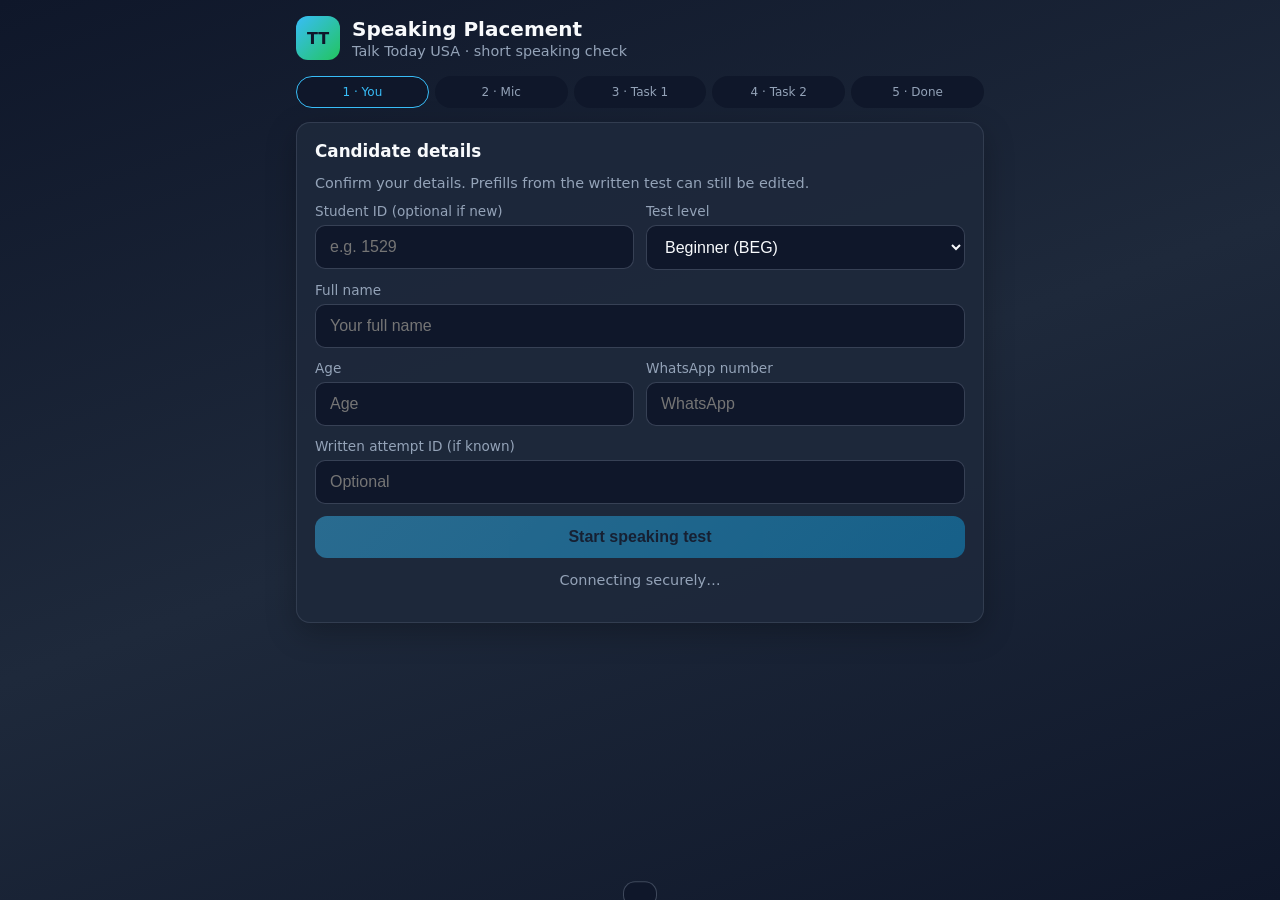
<file: index.html>
<!DOCTYPE html>
<html lang="en">
<head>
  <base target="_top">
  <meta charset="utf-8">
  <meta name="viewport" content="width=device-width, initial-scale=1, maximum-scale=1, user-scalable=no">
  <title>Talk Today Speaking Placement</title>
  <link rel="stylesheet" href="styles.css">
</head>
<body>
  <div class="wrap">
    <div class="brand">
      <div class="logo">TT</div>
      <div>
        <h1>Speaking Placement</h1>
        <div class="sub">Talk Today USA · short speaking check</div>
      </div>
    </div>

    <div class="steps" id="stepPills">
      <div class="step-pill on" data-step="id">1 · You</div>
      <div class="step-pill" data-step="mic">2 · Mic</div>
      <div class="step-pill" data-step="task1">3 · Task 1</div>
      <div class="step-pill" data-step="task2">4 · Task 2</div>
      <div class="step-pill" data-step="done">5 · Done</div>
    </div>

    <div id="iframeBanner" class="banner hidden"></div>

    <!-- STEP: Identity -->
    <section class="card" id="stepIdentity">
      <h2 style="margin-top:0;font-size:1.05rem">Candidate details</h2>
      <p class="sub" style="margin-bottom:12px">Confirm your details. Prefills from the written test can still be edited.</p>
      <div class="row">
        <div>
          <label for="studentId">Student ID (optional if new)</label>
          <input id="studentId" inputmode="numeric" autocomplete="off" placeholder="e.g. 1529">
        </div>
        <div>
          <label for="level">Test level</label>
          <select id="level">
            <option value="BEG">Beginner (BEG)</option>
            <option value="INT">Intermediate (INT)</option>
            <option value="ADV">Advanced (ADV)</option>
          </select>
        </div>
      </div>
      <label for="fullName">Full name</label>
      <input id="fullName" autocomplete="name" placeholder="Your full name">
      <div class="row">
        <div>
          <label for="age">Age</label>
          <input id="age" inputmode="numeric" placeholder="Age">
        </div>
        <div>
          <label for="phone">WhatsApp number</label>
          <input id="phone" inputmode="tel" placeholder="WhatsApp">
        </div>
      </div>
      <label for="writtenAttemptId">Written attempt ID (if known)</label>
      <input id="writtenAttemptId" placeholder="Optional">
      <button type="button" class="btn btn-primary" id="btnStart">Start speaking test</button>
      <p class="status" id="idStatus"></p>
    </section>

    <!-- STEP: Mic check -->
    <section class="card hidden" id="stepMic">
      <h2 style="margin-top:0;font-size:1.05rem">Microphone check</h2>
      <p class="sub">Speak for about five seconds, listen to the recording, then confirm that it is clear. This check is not scored.</p>
      <div class="timer" id="micTimer">00:00</div>
      <p class="status" id="micStatus">Starting microphone…</p>
      <audio id="micPlayback" controls class="hidden"></audio>
      <div class="btn-row">
        <button type="button" class="btn btn-primary" id="btnMicRecord">Record check again</button>
        <button type="button" class="btn btn-ghost hidden" id="btnMicStop">Stop</button>
      </div>
      <div class="btn-row hidden" id="micConfirmRow">
        <button type="button" class="btn btn-ok" id="btnMicOk">I can hear myself clearly</button>
        <button type="button" class="btn btn-warn" id="btnMicRetry">Try again</button>
      </div>
    </section>

    <!-- STEP: Task -->
    <section class="card hidden" id="stepTask">
      <div style="display:flex;justify-content:space-between;align-items:center;gap:8px">
        <h2 style="margin:0;font-size:1.05rem" id="taskTitle">Task 1</h2>
        <span class="chip" id="taskChip">BEG</span>
      </div>
      <div class="prompt" id="taskPrompt"></div>
      <div class="btn-row">
        <button type="button" class="btn btn-ghost" id="btnReadAloud">Read prompt aloud</button>
        <button type="button" class="btn btn-ghost" id="btnStopAloud">Stop voice</button>
      </div>
      <div class="timer prep" id="taskTimer">00:00</div>
      <p class="status" id="taskStatus">Prepare your answer…</p>
      <audio id="taskPlayback" controls class="hidden"></audio>
      <div class="btn-row" id="taskActionRow">
        <button type="button" class="btn btn-primary" id="btnStartPrep">Start preparation</button>
      </div>
      <div class="btn-row hidden" id="taskRecRow">
        <button type="button" class="btn btn-danger" id="btnStopRec"><span class="rec-dot"></span>Stop recording</button>
      </div>
      <div class="btn-row hidden" id="taskAfterRow">
        <button type="button" class="btn btn-warn" id="btnRerecord">Rerecord once</button>
        <button type="button" class="btn btn-ok" id="btnKeepUpload">Keep &amp; upload</button>
      </div>
    </section>

    <!-- STEP: Done -->
    <section class="card hidden" id="stepDone">
      <div class="banner ok">
        Your speaking test has been submitted. Talk Today staff will confirm your placement.
      </div>
      <p class="sub">You can close this page. Do not share this link’s admin view — there isn’t one for students.</p>
    </section>
  </div>

  <div class="toast" id="toast"></div>

  <script src="config.js"></script>
  <script>
    (function () {
      var p = new URLSearchParams(window.location.search);
      var cfg = window.SPE_PUBLIC_CONFIG || {};
      window.__SPE_EXTERNAL_FRONTEND__ = true;
      window.__SPE_TOPLEVEL_RUNNER__ = true;
      window.__SPE_BRIDGE_TOKEN__ = 'bridge_' + Math.random().toString(36).slice(2) + Date.now().toString(36);
      window.__SPE_BOOTSTRAP__ = {
        version: cfg.version || '1.2.0',
        appName: 'Talk Today Speaking Placement Engine',
        webAppUrl: cfg.appsScriptWebAppUrl || '',
        level: (p.get('level') || 'BEG').toUpperCase(),
        studentId: p.get('studentId') || '',
        writtenAttemptId: p.get('writtenAttemptId') || '',
        fullName: p.get('fullName') || p.get('name') || '',
        age: p.get('age') || '',
        phone: p.get('phone') || p.get('whatsapp') || ''
      };
    })();
  </script>
  <script src="app.js"></script>
  <script src="recovery.js"></script>
</body>
</html>
</file>
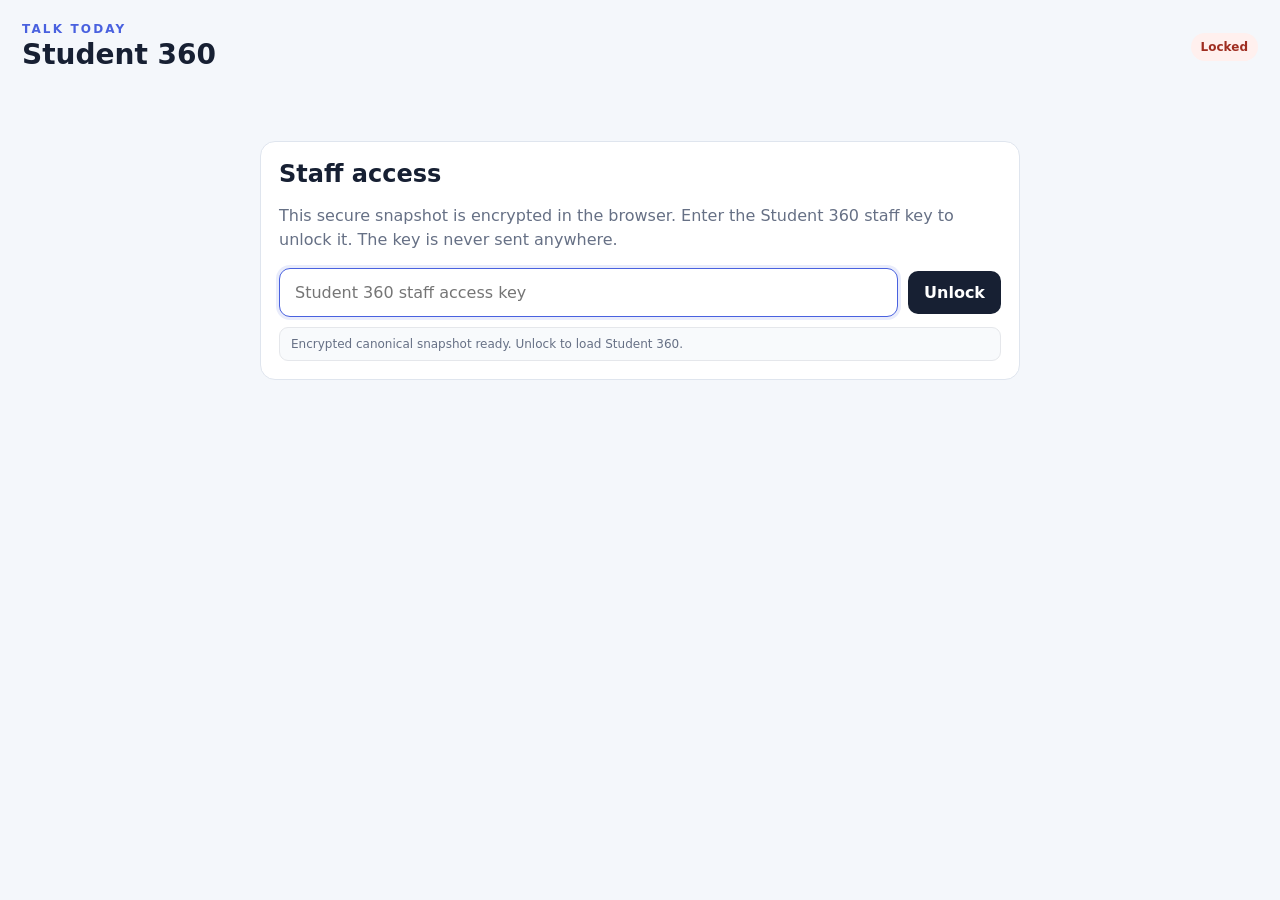
<file: student-360/index.html>
<!doctype html>
<html lang="en">
<head>
<meta charset="utf-8">
<meta name="viewport" content="width=device-width,initial-scale=1">
<meta name="robots" content="noindex,nofollow">
<title>Talk Today — Student 360</title>
<link rel="stylesheet" href="./styles.css">
</head>
<body>
<main id="app">
<header class="topbar">
  <div><div class="eyebrow">TALK TODAY</div><h1>Student 360</h1></div>
  <div id="connection" class="connection offline">Locked</div>
</header>

<section id="authCard" class="card auth-card">
  <h2>Staff access</h2>
  <p>This secure snapshot is encrypted in the browser. Enter the Student 360 staff key to unlock it. The key is never sent anywhere.</p>
  <div class="auth-row">
    <input id="accessKey" type="password" autocomplete="off" placeholder="Student 360 staff access key">
    <button id="connectBtn">Unlock</button>
  </div>
  <div id="authError" class="error-text"></div>
  <div id="snapshotInfo" class="small muted"></div>
</section>

<section id="workspace" hidden>
  <div class="search-row">
    <div class="search-wrap">
      <input id="q" autocomplete="off" placeholder="Student name, ID, phone, invoice or class…">
      <div id="results" class="results" hidden></div>
    </div>
    <button id="disconnectBtn" class="secondary">Lock</button>
    <div id="status" class="status"></div>
  </div>
  <div id="view" class="empty">Start typing a student’s name or ID.</div>
</section>
</main>
<script src="./app.js"></script>
</body>
</html>
</file>
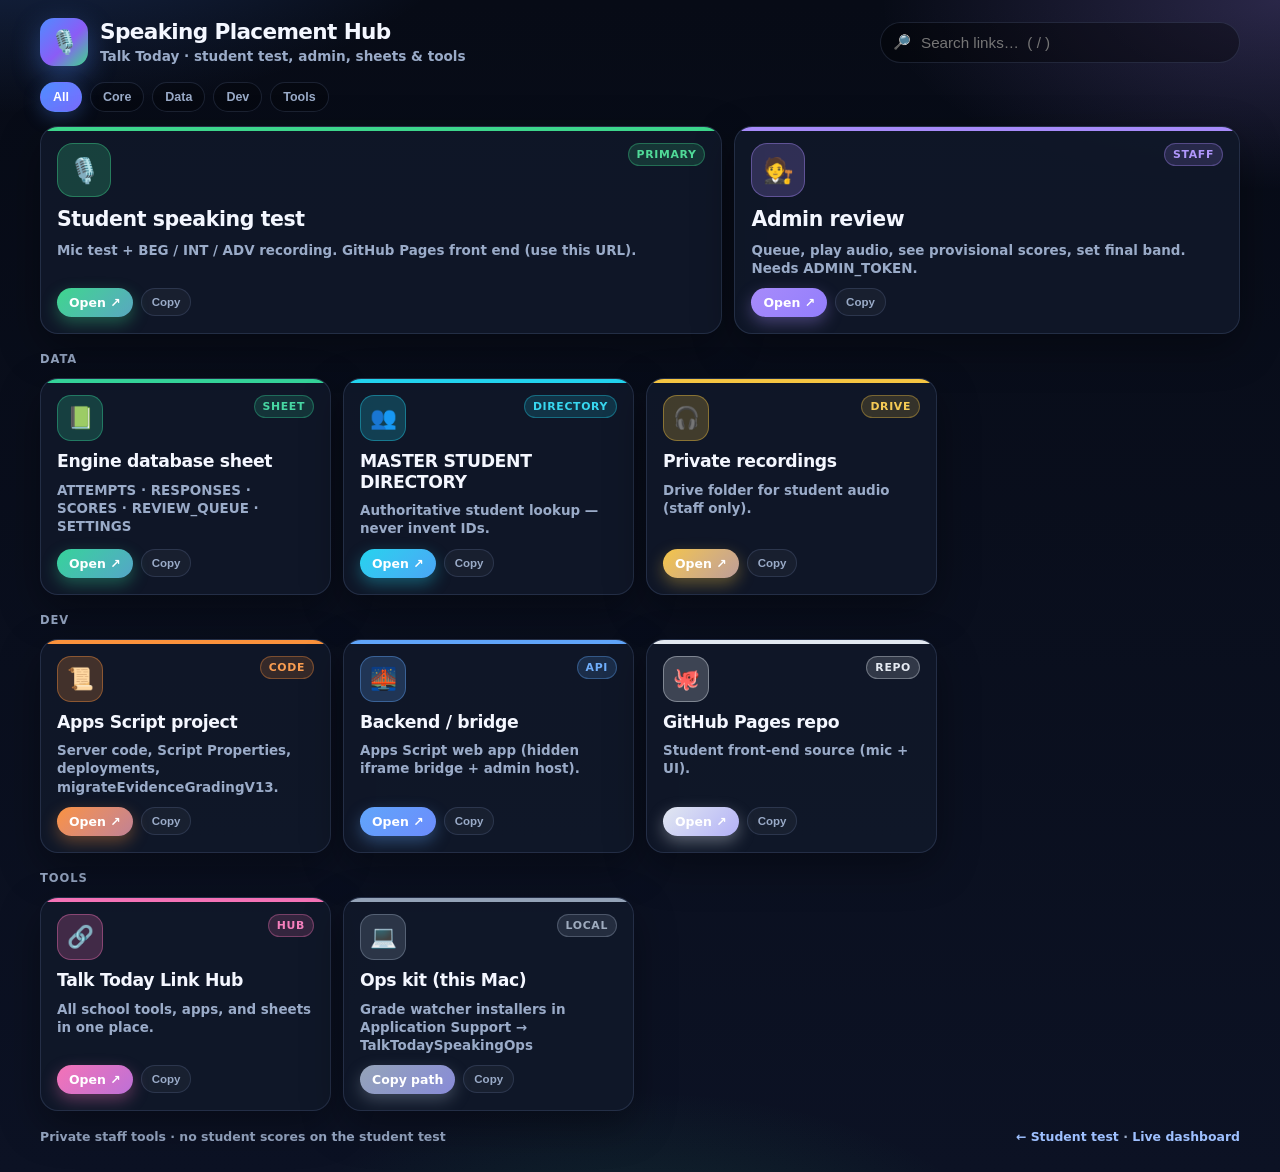
<file: dashboard.html>
<!DOCTYPE html>
<html lang="en">
<head>
  <meta charset="utf-8" />
  <meta name="viewport" content="width=device-width, initial-scale=1" />
  <title>Talk Today · Speaking Hub</title>
  <meta name="description" content="One-screen dashboard for Speaking Placement — student test, admin, sheets, and tools." />
  <style>
    :root {
      --bg0: #070b16;
      --bg1: #0c1224;
      --text: #f4f7ff;
      --muted: #9aabc8;
      --line: rgba(160, 190, 255, 0.14);
      --card: rgba(16, 24, 42, 0.88);
      --shadow: 0 14px 40px rgba(0, 0, 0, 0.35);
      --radius: 18px;
    }
    * { box-sizing: border-box; }
    html, body {
      margin: 0;
      min-height: 100%;
      font-family: "Google Sans", "SF Pro Text", system-ui, -apple-system, sans-serif;
      color: var(--text);
      background:
        radial-gradient(900px 420px at 0% -10%, rgba(79, 140, 255, 0.28), transparent 55%),
        radial-gradient(800px 380px at 100% 0%, rgba(167, 139, 250, 0.22), transparent 50%),
        radial-gradient(700px 360px at 50% 110%, rgba(61, 214, 140, 0.14), transparent 55%),
        linear-gradient(180deg, var(--bg0), var(--bg1));
    }
    body { padding: 18px 16px 28px; }
    .wrap {
      max-width: 1200px;
      margin: 0 auto;
    }
    header.top {
      display: flex;
      flex-wrap: wrap;
      align-items: center;
      justify-content: space-between;
      gap: 12px;
      margin-bottom: 16px;
    }
    .brand {
      display: flex;
      align-items: center;
      gap: 12px;
      min-width: 0;
    }
    .logo {
      width: 48px; height: 48px;
      border-radius: 14px;
      display: grid; place-items: center;
      font-size: 1.45rem;
      background: linear-gradient(135deg, #4f8cff, #8b5cf6 55%, #3dd68c);
      box-shadow: 0 10px 28px rgba(79, 140, 255, 0.4);
      flex-shrink: 0;
    }
    .brand h1 {
      margin: 0;
      font-size: 1.35rem;
      font-weight: 900;
      letter-spacing: -0.03em;
      line-height: 1.15;
    }
    .brand p {
      margin: 3px 0 0;
      color: var(--muted);
      font-size: 0.85rem;
      font-weight: 600;
    }
    .search {
      position: relative;
      flex: 1 1 220px;
      max-width: 360px;
    }
    .search input {
      width: 100%;
      border: 1px solid var(--line);
      background: rgba(0,0,0,0.35);
      color: var(--text);
      border-radius: 999px;
      padding: 11px 14px 11px 40px;
      font-size: 0.95rem;
      outline: none;
    }
    .search::before {
      content: "🔎";
      position: absolute;
      left: 13px; top: 50%;
      transform: translateY(-50%);
      font-size: 0.9rem;
      pointer-events: none;
    }
    .search input:focus {
      border-color: rgba(110, 168, 255, 0.55);
      box-shadow: 0 0 0 3px rgba(79, 140, 255, 0.15);
    }
    .chip-row {
      display: flex;
      flex-wrap: wrap;
      gap: 8px;
      margin-bottom: 14px;
    }
    .chip {
      border: 1px solid var(--line);
      background: rgba(0,0,0,0.25);
      color: var(--muted);
      border-radius: 999px;
      padding: 7px 12px;
      font-size: 0.78rem;
      font-weight: 800;
      cursor: pointer;
      transition: 0.12s;
    }
    .chip:hover { color: var(--text); filter: brightness(1.08); }
    .chip.active {
      color: #fff;
      border-color: transparent;
      background: linear-gradient(135deg, #4f8cff, #7a6dff);
      box-shadow: 0 6px 18px rgba(79, 140, 255, 0.28);
    }

    .grid {
      display: grid;
      grid-template-columns: repeat(auto-fill, minmax(240px, 1fr));
      gap: 12px;
    }

    .card {
      position: relative;
      display: flex;
      flex-direction: column;
      gap: 10px;
      min-height: 148px;
      padding: 16px;
      border-radius: var(--radius);
      background: var(--card);
      border: 1px solid var(--line);
      box-shadow: var(--shadow);
      text-decoration: none;
      color: inherit;
      overflow: hidden;
      transition: transform 0.14s ease, border-color 0.14s, box-shadow 0.14s;
      cursor: pointer;
    }
    .card::before {
      content: "";
      position: absolute;
      inset: 0 0 auto 0;
      height: 4px;
      background: var(--accent, #4f8cff);
    }
    .card:hover {
      transform: translateY(-3px);
      border-color: rgba(255,255,255,0.18);
      box-shadow: 0 18px 44px rgba(0,0,0,0.42);
    }
    .card:active { transform: translateY(-1px) scale(0.99); }
    .card.hidden { display: none; }

    .card-top {
      display: flex;
      align-items: flex-start;
      justify-content: space-between;
      gap: 10px;
    }
    .ico {
      width: 46px; height: 46px;
      border-radius: 14px;
      display: grid; place-items: center;
      font-size: 1.35rem;
      background: color-mix(in srgb, var(--accent, #4f8cff) 22%, transparent);
      border: 1px solid color-mix(in srgb, var(--accent, #4f8cff) 40%, transparent);
      flex-shrink: 0;
    }
    .tag {
      font-size: 0.68rem;
      font-weight: 900;
      letter-spacing: 0.06em;
      text-transform: uppercase;
      color: color-mix(in srgb, var(--accent, #4f8cff) 90%, #fff);
      background: color-mix(in srgb, var(--accent, #4f8cff) 16%, transparent);
      border: 1px solid color-mix(in srgb, var(--accent, #4f8cff) 35%, transparent);
      border-radius: 999px;
      padding: 4px 8px;
      white-space: nowrap;
    }
    .card h2 {
      margin: 0;
      font-size: 1.08rem;
      font-weight: 900;
      letter-spacing: -0.02em;
      line-height: 1.2;
    }
    .card p {
      margin: 0;
      color: var(--muted);
      font-size: 0.84rem;
      font-weight: 600;
      line-height: 1.35;
      flex: 1;
    }
    .card-actions {
      display: flex;
      gap: 8px;
      align-items: center;
      margin-top: auto;
    }
    .open-label {
      font-size: 0.78rem;
      font-weight: 900;
      color: #fff;
      background: linear-gradient(135deg, var(--accent, #4f8cff), color-mix(in srgb, var(--accent, #4f8cff) 55%, #7a6dff));
      border-radius: 999px;
      padding: 7px 12px;
      box-shadow: 0 6px 16px color-mix(in srgb, var(--accent, #4f8cff) 35%, transparent);
    }
    .copy-btn {
      border: 1px solid var(--line);
      background: rgba(255,255,255,0.04);
      color: var(--muted);
      border-radius: 999px;
      padding: 7px 10px;
      font-size: 0.72rem;
      font-weight: 800;
      cursor: pointer;
      transition: 0.12s;
    }
    .copy-btn:hover { color: var(--text); background: rgba(255,255,255,0.08); }

    /* accent themes */
    .c-student { --accent: #3dd68c; }
    .c-admin { --accent: #a78bfa; }
    .c-sheet { --accent: #34d399; }
    .c-dir { --accent: #22d3ee; }
    .c-drive { --accent: #f5c542; }
    .c-script { --accent: #fb923c; }
    .c-bridge { --accent: #60a5fa; }
    .c-github { --accent: #e2e8f0; }
    .c-hub { --accent: #f472b6; }
    .c-ops { --accent: #94a3b8; }

    .hero {
      display: grid;
      grid-template-columns: 1.35fr 1fr;
      gap: 12px;
      margin-bottom: 12px;
    }
    @media (max-width: 820px) {
      .hero { grid-template-columns: 1fr; }
    }
    .hero .card { min-height: 170px; }
    .hero .card h2 { font-size: 1.28rem; }
    .hero .ico { width: 54px; height: 54px; font-size: 1.55rem; border-radius: 16px; }

    footer {
      margin-top: 18px;
      display: flex;
      flex-wrap: wrap;
      gap: 10px;
      align-items: center;
      justify-content: space-between;
      color: var(--muted);
      font-size: 0.78rem;
      font-weight: 600;
    }
    footer a { color: #9ec0ff; text-decoration: none; font-weight: 800; }
    footer a:hover { text-decoration: underline; }
    .toast {
      position: fixed;
      bottom: 18px; left: 50%;
      transform: translateX(-50%) translateY(20px);
      background: rgba(20, 28, 48, 0.95);
      border: 1px solid rgba(110,168,255,0.35);
      color: #dbeafe;
      padding: 10px 16px;
      border-radius: 999px;
      font-weight: 800;
      font-size: 0.85rem;
      opacity: 0;
      pointer-events: none;
      transition: 0.2s;
      z-index: 50;
      box-shadow: 0 10px 30px rgba(0,0,0,0.4);
    }
    .toast.show { opacity: 1; transform: translateX(-50%) translateY(0); }
    .section-label {
      grid-column: 1 / -1;
      margin: 6px 0 0;
      font-size: 0.72rem;
      font-weight: 900;
      letter-spacing: 0.08em;
      text-transform: uppercase;
      color: var(--muted);
    }
  </style>
</head>
<body>
  <div class="wrap">
    <header class="top">
      <div class="brand">
        <div class="logo">🎙️</div>
        <div>
          <h1>Speaking Placement Hub</h1>
          <p>Talk Today · student test, admin, sheets &amp; tools</p>
        </div>
      </div>
      <div class="search">
        <input type="search" id="q" placeholder="Search links…  ( / )" autocomplete="off" />
      </div>
    </header>

    <div class="chip-row" id="chips"></div>

    <div class="hero" id="hero"></div>
    <div class="grid" id="grid"></div>

    <footer>
      <span>Private staff tools · no student scores on the student test</span>
      <span>
        <a href="./" id="toTest">← Student test</a>
        ·
        <a href="https://jamalmorelli-dev.github.io/talk-today-speaking-placement/dashboard.html">Live dashboard</a>
      </span>
    </footer>
  </div>
  <div class="toast" id="toast" role="status"></div>

  <script>
    var LINKS = [
      {
        id: 'student',
        cat: 'Core',
        hero: true,
        cls: 'c-student',
        emoji: '🎙️',
        title: 'Student speaking test',
        blurb: 'Mic test + BEG / INT / ADV recording. GitHub Pages front end (use this URL).',
        url: 'https://jamalmorelli-dev.github.io/talk-today-speaking-placement/',
        tag: 'Primary'
      },
      {
        id: 'admin',
        cat: 'Core',
        hero: true,
        cls: 'c-admin',
        emoji: '🧑‍⚖️',
        title: 'Admin review',
        blurb: 'Queue, play audio, see provisional scores, set final band. Needs ADMIN_TOKEN.',
        url: 'https://script.google.com/macros/s/AKfycbwDtlHLzb4v6VtGZQGLEm9BRbtX1Nf0LuVz5JGVhcQO-Z3hE0G_Jw_ZFUHP1rrByRcyww/exec?page=admin',
        tag: 'Staff'
      },
      {
        id: 'sheet',
        cat: 'Data',
        cls: 'c-sheet',
        emoji: '📗',
        title: 'Engine database sheet',
        blurb: 'ATTEMPTS · RESPONSES · SCORES · REVIEW_QUEUE · SETTINGS',
        url: 'https://docs.google.com/spreadsheets/d/1sf9xVuSyVNQUbJ7u35anysMQCb21FXSYWPVxlKcZNU4/edit',
        tag: 'Sheet'
      },
      {
        id: 'directory',
        cat: 'Data',
        cls: 'c-dir',
        emoji: '👥',
        title: 'MASTER STUDENT DIRECTORY',
        blurb: 'Authoritative student lookup — never invent IDs.',
        url: 'https://docs.google.com/spreadsheets/d/138f6zsWUgXKl8TolFTEBIrXIIHANBx00fSp15MK044c/edit',
        tag: 'Directory'
      },
      {
        id: 'recordings',
        cat: 'Data',
        cls: 'c-drive',
        emoji: '🎧',
        title: 'Private recordings',
        blurb: 'Drive folder for student audio (staff only).',
        url: 'https://drive.google.com/drive/folders/1XVGXnD2LIodRq89IZytFJJZvQSCmPwJG',
        tag: 'Drive'
      },
      {
        id: 'script',
        cat: 'Dev',
        cls: 'c-script',
        emoji: '📜',
        title: 'Apps Script project',
        blurb: 'Server code, Script Properties, deployments, migrateEvidenceGradingV13.',
        url: 'https://script.google.com/d/1Uo8oN7HGSpWOOExyFOF51bwkoJZw-7PNSy4fQfEp9mKSyz4qGcGHbCIa/edit',
        tag: 'Code'
      },
      {
        id: 'bridge',
        cat: 'Dev',
        cls: 'c-bridge',
        emoji: '🌉',
        title: 'Backend / bridge',
        blurb: 'Apps Script web app (hidden iframe bridge + admin host).',
        url: 'https://script.google.com/macros/s/AKfycbwDtlHLzb4v6VtGZQGLEm9BRbtX1Nf0LuVz5JGVhcQO-Z3hE0G_Jw_ZFUHP1rrByRcyww/exec',
        tag: 'API'
      },
      {
        id: 'github',
        cat: 'Dev',
        cls: 'c-github',
        emoji: '🐙',
        title: 'GitHub Pages repo',
        blurb: 'Student front-end source (mic + UI).',
        url: 'https://github.com/jamalmorelli-dev/talk-today-speaking-placement',
        tag: 'Repo'
      },
      {
        id: 'hub',
        cat: 'Tools',
        cls: 'c-hub',
        emoji: '🔗',
        title: 'Talk Today Link Hub',
        blurb: 'All school tools, apps, and sheets in one place.',
        url: 'https://script.google.com/macros/s/AKfycbwlPR5RQzDDvE7pSJm4NkxRLtyZH6r3pEglyN2_u5RhAl-FQFif6zoOnaWWRqaLE1WOtw/exec',
        tag: 'Hub'
      },
      {
        id: 'ops',
        cat: 'Tools',
        cls: 'c-ops',
        emoji: '💻',
        title: 'Ops kit (this Mac)',
        blurb: 'Grade watcher installers in Application Support → TalkTodaySpeakingOps',
        url: '',
        localPath: '~/Library/Application Support/TalkTodaySpeakingOps',
        tag: 'Local'
      }
    ];

    var filterCat = 'All';
    var query = '';

    function toast(msg) {
      var t = document.getElementById('toast');
      t.textContent = msg;
      t.classList.add('show');
      clearTimeout(toast._t);
      toast._t = setTimeout(function () { t.classList.remove('show'); }, 2200);
    }

    function copyText(text, label) {
      if (!text) return;
      if (navigator.clipboard && navigator.clipboard.writeText) {
        navigator.clipboard.writeText(text).then(function () {
          toast('Copied ' + (label || 'link'));
        }).catch(function () {
          fallbackCopy(text, label);
        });
      } else {
        fallbackCopy(text, label);
      }
    }

    function fallbackCopy(text, label) {
      var ta = document.createElement('textarea');
      ta.value = text;
      document.body.appendChild(ta);
      ta.select();
      try { document.execCommand('copy'); toast('Copied ' + (label || 'link')); }
      catch (e) { toast('Copy failed'); }
      document.body.removeChild(ta);
    }

    function openLocal(path) {
      copyText(path, 'local path');
      toast('Local path copied — open in Finder');
    }

    function matches(item) {
      if (filterCat !== 'All' && item.cat !== filterCat) return false;
      if (!query) return true;
      var q = query.toLowerCase();
      return [item.title, item.blurb, item.tag, item.cat, item.url, item.localPath || '']
        .join(' ').toLowerCase().indexOf(q) >= 0;
    }

    function cardHtml(item, big) {
      var href = item.url || '#';
      var openAttr = item.url
        ? 'href="' + item.url + '" target="_blank" rel="noopener"'
        : 'href="#" data-local="1" data-path="' + (item.localPath || '') + '"';
      return (
        '<a class="card ' + item.cls + (big ? ' hero-card' : '') + '" data-id="' + item.id + '" ' + openAttr + '>' +
          '<div class="card-top">' +
            '<div class="ico">' + item.emoji + '</div>' +
            '<span class="tag">' + item.tag + '</span>' +
          '</div>' +
          '<h2>' + item.title + '</h2>' +
          '<p>' + item.blurb + '</p>' +
          '<div class="card-actions">' +
            '<span class="open-label">' + (item.url ? 'Open ↗' : 'Copy path') + '</span>' +
            '<button type="button" class="copy-btn" data-copy="' +
              encodeURIComponent(item.url || item.localPath || '') +
              '" data-label="' + item.title + '">Copy</button>' +
          '</div>' +
        '</a>'
      );
    }

    function render() {
      var cats = ['All'];
      LINKS.forEach(function (l) {
        if (cats.indexOf(l.cat) < 0) cats.push(l.cat);
      });
      document.getElementById('chips').innerHTML = cats.map(function (c) {
        return '<button type="button" class="chip' + (filterCat === c ? ' active' : '') +
          '" data-cat="' + c + '">' + c + '</button>';
      }).join('');

      var visible = LINKS.filter(matches);
      var heroes = visible.filter(function (l) { return l.hero; });
      var rest = visible.filter(function (l) { return !l.hero; });

      document.getElementById('hero').innerHTML = heroes.map(function (l) {
        return cardHtml(l, true);
      }).join('');

      var byCat = {};
      rest.forEach(function (l) {
        if (!byCat[l.cat]) byCat[l.cat] = [];
        byCat[l.cat].push(l);
      });
      var html = '';
      Object.keys(byCat).forEach(function (cat) {
        html += '<div class="section-label">' + cat + '</div>';
        byCat[cat].forEach(function (l) { html += cardHtml(l, false); });
      });
      if (!visible.length) {
        html = '<div class="section-label">No matches</div>';
      }
      document.getElementById('grid').innerHTML = html;
      bind();
    }

    function bind() {
      document.querySelectorAll('.chip').forEach(function (btn) {
        btn.onclick = function () {
          filterCat = btn.getAttribute('data-cat');
          render();
        };
      });
      document.querySelectorAll('.copy-btn').forEach(function (btn) {
        btn.onclick = function (e) {
          e.preventDefault();
          e.stopPropagation();
          var text = decodeURIComponent(btn.getAttribute('data-copy') || '');
          copyText(text, btn.getAttribute('data-label') || 'link');
        };
      });
      document.querySelectorAll('a.card[data-local="1"]').forEach(function (a) {
        a.onclick = function (e) {
          e.preventDefault();
          openLocal(a.getAttribute('data-path') || '');
        };
      });
    }

    document.getElementById('q').addEventListener('input', function (e) {
      query = e.target.value.trim();
      render();
    });
    document.addEventListener('keydown', function (e) {
      if (e.key === '/' && document.activeElement.tagName !== 'INPUT') {
        e.preventDefault();
        document.getElementById('q').focus();
      }
    });

    render();
  </script>
</body>
</html>
</file>
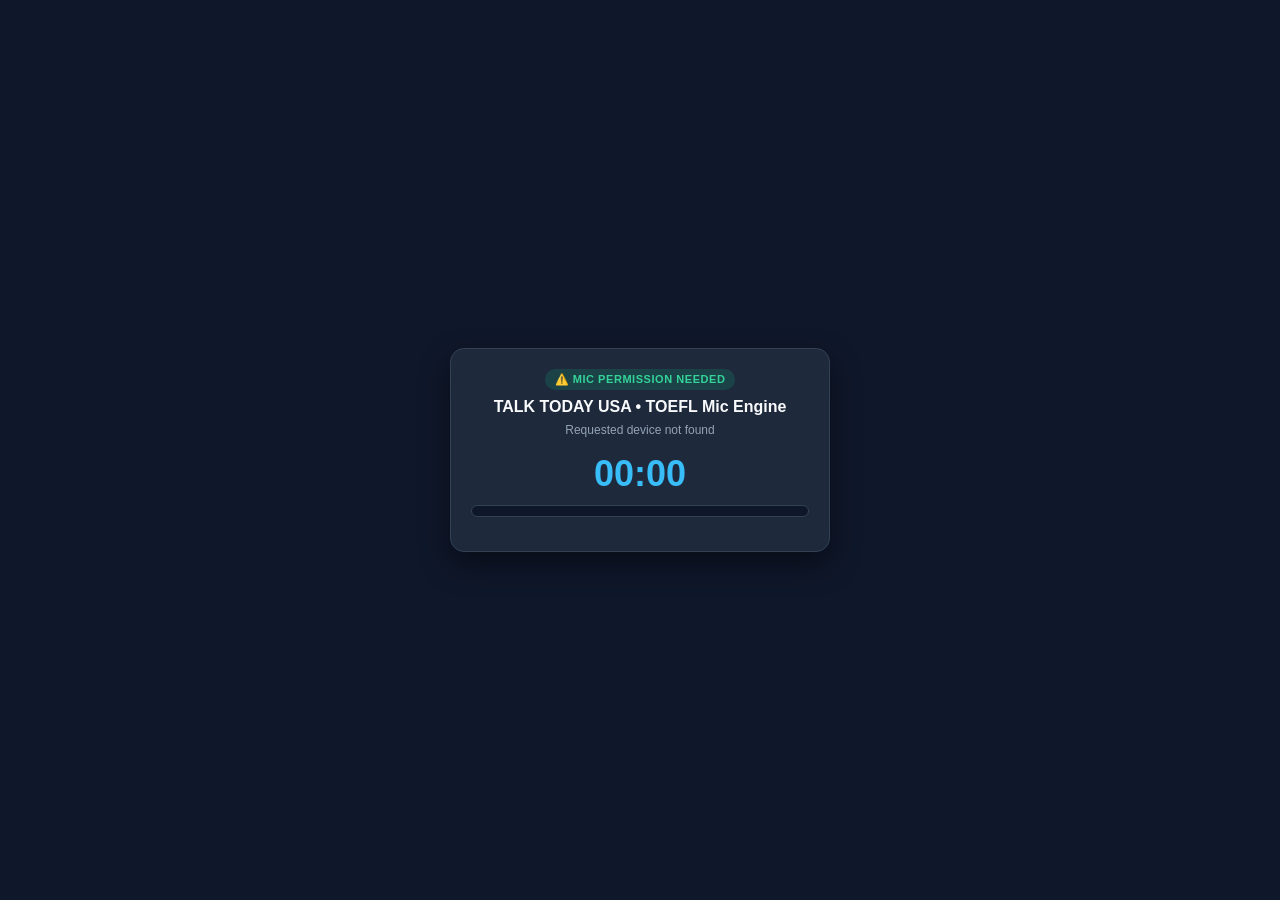
<file: recorder.html>
<!DOCTYPE html>
<html lang="en">
<head>
  <meta charset="utf-8">
  <meta name="viewport" content="width=device-width, initial-scale=1">
  <title>TALK TODAY USA • Official TOEFL® Microphone Engine</title>
  <style>
    * { box-sizing: border-box; }
    body {
      margin: 0;
      padding: 18px;
      font-family: -apple-system, BlinkMacSystemFont, "Segoe UI", Roboto, sans-serif;
      background: #0f172a;
      color: #f8fafc;
      display: flex;
      flex-direction: column;
      align-items: center;
      justify-content: center;
      min-height: 100vh;
      text-align: center;
    }
    .card {
      background: #1e293b;
      border: 1px solid #334155;
      border-radius: 14px;
      padding: 20px;
      width: 100%;
      max-width: 380px;
      box-shadow: 0 12px 30px rgba(0,0,0,0.45);
    }
    .badge {
      display: inline-block;
      padding: 4px 10px;
      border-radius: 999px;
      font-size: 11px;
      font-weight: 700;
      letter-spacing: 0.05em;
      text-transform: uppercase;
      background: rgba(16, 185, 129, 0.18);
      color: #34d399;
      margin-bottom: 8px;
    }
    .badge.rec {
      background: rgba(239, 68, 68, 0.22);
      color: #fca5a5;
      animation: pulse 1.1s infinite;
    }
    @keyframes pulse {
      0%, 100% { opacity: 1; }
      50% { opacity: 0.55; }
    }
    h1 {
      font-size: 16px;
      margin: 0 0 6px;
      color: #f8fafc;
    }
    .sub {
      font-size: 12px;
      color: #94a3b8;
      margin: 0 0 14px;
      line-height: 1.45;
    }
    .timer {
      font-size: 36px;
      font-weight: 800;
      font-variant-numeric: tabular-nums;
      color: #38bdf8;
      margin: 6px 0;
    }
    .timer.live { color: #f87171; }
    .meter-wrap {
      width: 100%;
      height: 12px;
      background: #0f172a;
      border-radius: 999px;
      overflow: hidden;
      margin: 10px 0 14px;
      border: 1px solid #334155;
    }
    .meter-bar {
      height: 100%;
      width: 0%;
      background: linear-gradient(90deg, #10b981, #38bdf8);
      transition: width 80ms linear;
    }
    .btn {
      width: 100%;
      padding: 11px 16px;
      border-radius: 8px;
      border: 0;
      font-size: 14px;
      font-weight: 700;
      cursor: pointer;
    }
    .btn-stop {
      background: #dc2626;
      color: #fff;
    }
    .btn-stop:hover { background: #b91c1c; }
    .hidden { display: none !important; }
    .mic-name {
      font-size: 11px;
      color: #64748b;
      margin-top: 10px;
    }
  </style>
</head>
<body>
  <div class="card">
    <div id="badge" class="badge">Microphone Connected</div>
    <h1 id="title">TALK TODAY USA • TOEFL Mic Engine</h1>
    <p id="status" class="sub">Connecting to your microphone…</p>
    <div id="timer" class="timer">00:00</div>
    <div class="meter-wrap"><div id="meterBar" class="meter-bar"></div></div>
    <button id="btnStop" type="button" class="btn btn-stop hidden">🔴 Stop Recording (Done Speaking)</button>
    <div id="micName" class="mic-name"></div>
  </div>

<script>
(function () {
  'use strict';

  var params = new URLSearchParams(window.location.search || '');
  var currentCallId = params.get('callId') || 'init';
  var autostart = params.get('autostart') === '1';
  var initialMaxSec = Math.max(3, Number(params.get('maxSec')) || 5);
  var autoClose = params.get('autoclose') === '1';

  var mediaStream = null;
  var mediaRecorder = null;
  var audioCtx = null;
  var analyser = null;
  var freqData = null;
  var chunks = [];
  var tickTimer = null;
  var startAt = 0;
  var activeMaxSec = 5;
  var isRecording = false;
  var currentMime = '';

  function $(id) { return document.getElementById(id); }
  function pad(n) { return String(Math.max(0, Math.floor(n))).padStart(2, '0'); }
  function fmt(s) { s = Math.max(0, Math.floor(s)); return pad(Math.floor(s / 60)) + ':' + pad(s % 60); }

  function sendToOpener(payload) {
    try {
      if (window.opener && !window.opener.closed) {
        window.opener.postMessage(payload, '*');
      }
    } catch (e) {}
  }

  function preferredMime() {
    var types = ['audio/webm;codecs=opus', 'audio/webm', 'audio/mp4', 'audio/aac', 'audio/ogg'];
    if (!window.MediaRecorder || !MediaRecorder.isTypeSupported) return '';
    for (var i = 0; i < types.length; i++) {
      if (MediaRecorder.isTypeSupported(types[i])) return types[i];
    }
    return '';
  }

  function setupAnalyser(stream) {
    try {
      var Ctx = window.AudioContext || window.webkitAudioContext;
      if (!Ctx) return;
      if (!audioCtx) audioCtx = new Ctx();
      if (audioCtx.state === 'suspended') audioCtx.resume().catch(function () {});
      var src = audioCtx.createMediaStreamSource(stream);
      analyser = audioCtx.createAnalyser();
      analyser.fftSize = 256;
      src.connect(analyser);
      freqData = new Uint8Array(analyser.frequencyBinCount);
    } catch (e) {}
  }

  function readLevel() {
    if (!analyser || !freqData) return 15;
    try {
      analyser.getByteFrequencyData(freqData);
      var sum = 0;
      for (var i = 0; i < freqData.length; i++) sum += freqData[i];
      var avg = sum / freqData.length;
      return Math.min(100, Math.round((avg / 128) * 100));
    } catch (e) {
      return 15;
    }
  }

  function setTracksEnabled(enabled) {
    if (!mediaStream || !mediaStream.getAudioTracks) return;
    mediaStream.getAudioTracks().forEach(function (t) {
      try { t.enabled = !!enabled; } catch (e) {}
    });
  }

  function hasLiveStream() {
    if (!mediaStream || !mediaStream.getAudioTracks) return false;
    var tracks = mediaStream.getAudioTracks();
    return tracks.length > 0 && tracks.some(function (t) { return t.readyState === 'live'; });
  }

  function ensureStream() {
    if (hasLiveStream()) return Promise.resolve(mediaStream);
    return navigator.mediaDevices.getUserMedia({
      audio: {
        echoCancellation: true,
        noiseSuppression: true,
        autoGainControl: true,
        channelCount: 1
      }
    }).then(function (stream) {
      mediaStream = stream;
      setupAnalyser(stream);
      var tracks = stream.getAudioTracks();
      var label = (tracks[0] && tracks[0].label) ? tracks[0].label : 'Default Microphone';
      $('micName').textContent = '🎙️ ' + label;
      setTracksEnabled(false);
      sendToOpener({
        type: 'TT_RECORDER_BRIDGE_READY',
        ok: true,
        label: label
      });
      return stream;
    });
  }

  function stopActiveRecording() {
    if (mediaRecorder && mediaRecorder.state !== 'inactive') {
      try { mediaRecorder.stop(); } catch (e) {}
    }
  }

  function startRecording(maxSec, callId) {
    if (isRecording) {
      stopActiveRecording();
    }
    activeMaxSec = Math.max(3, Number(maxSec) || 5);
    if (callId) currentCallId = callId;

    ensureStream().then(function (stream) {
      setTracksEnabled(true);
      if (audioCtx && audioCtx.state === 'suspended') {
        audioCtx.resume().catch(function () {});
      }
      chunks = [];
      var mime = preferredMime();
      try {
        mediaRecorder = mime ? new MediaRecorder(stream, { mimeType: mime }) : new MediaRecorder(stream);
      } catch (e) {
        mediaRecorder = new MediaRecorder(stream);
      }
      currentMime = mediaRecorder.mimeType || mime || 'audio/webm';
      startAt = Date.now();
      isRecording = true;

      $('badge').textContent = '🔴 Recording Live';
      $('badge').className = 'badge rec';
      $('status').textContent = 'Speak clearly into your microphone now…';
      $('timer').className = 'timer live';
      $('timer').textContent = fmt(activeMaxSec);
      $('btnStop').classList.remove('hidden');

      mediaRecorder.ondataavailable = function (ev) {
        if (ev.data && ev.data.size > 0) chunks.push(ev.data);
      };

      mediaRecorder.onerror = function (ev) {
        clearInterval(tickTimer);
        isRecording = false;
        setTracksEnabled(false);
        $('btnStop').classList.add('hidden');
        var msg = (ev && ev.error && ev.error.message) ? ev.error.message : 'Recorder error';
        $('status').textContent = msg;
        sendToOpener({
          type: 'TT_RECORDER_RESULT',
          ok: false,
          callId: currentCallId,
          error: msg
        });
      };

      mediaRecorder.onstop = function () {
        clearInterval(tickTimer);
        isRecording = false;
        setTracksEnabled(false);
        $('btnStop').classList.add('hidden');
        $('meterBar').style.width = '0%';
        $('badge').textContent = '✅ Audio Captured';
        $('badge').className = 'badge';
        $('timer').className = 'timer';

        var duration = Math.max(1, Math.round((Date.now() - startAt) / 1000));
        var blob = new Blob(chunks, { type: currentMime || 'audio/webm' });
        if (!blob.size || blob.size < 200) {
          var emptyMsg = 'Recording was empty. Please speak closer to the microphone and try again.';
          $('status').textContent = emptyMsg;
          sendToOpener({
            type: 'TT_RECORDER_RESULT',
            ok: false,
            callId: currentCallId,
            error: emptyMsg
          });
          return;
        }

        $('status').textContent = 'Sending ' + Math.round(blob.size / 1024) + ' KB recording to TOEFL Simulator…';
        var reader = new FileReader();
        reader.onload = function () {
          var dataUrl = String(reader.result || '');
          var base64 = dataUrl.indexOf(',') >= 0 ? dataUrl.split(',')[1] : '';
          sendToOpener({
            type: 'TT_RECORDER_RESULT',
            ok: true,
            callId: currentCallId,
            base64: base64,
            mimeType: currentMime || 'audio/webm',
            duration: duration,
            size: blob.size
          });
          // Also send legacy SPE_POPUP_AUDIO format for full backward compatibility
          sendToOpener({
            type: 'SPE_POPUP_AUDIO',
            ok: true,
            base64: base64,
            mimeType: currentMime || 'audio/webm',
            duration: duration
          });
          $('status').textContent = '✅ Saved (' + duration + 's, ' + Math.round(blob.size / 1024) + ' KB)! Standing by for next task…';
          if (autoClose) {
            setTimeout(function () { try { window.close(); } catch (e) {} }, 350);
          }
        };
        reader.readAsDataURL(blob);
      };

      try {
        mediaRecorder.start(200);
      } catch (e1) {
        mediaRecorder.start();
      }

      sendToOpener({
        type: 'TT_RECORDER_STARTED',
        callId: currentCallId,
        maxSec: activeMaxSec
      });

      clearInterval(tickTimer);
      tickTimer = setInterval(function () {
        var elapsed = (Date.now() - startAt) / 1000;
        var rem = Math.max(0, Math.ceil(activeMaxSec - elapsed));
        var lvl = readLevel();
        $('timer').textContent = fmt(rem);
        $('meterBar').style.width = Math.max(6, lvl) + '%';
        sendToOpener({
          type: 'TT_RECORDER_TICK',
          callId: currentCallId,
          elapsed: elapsed,
          remaining: rem,
          maxSec: activeMaxSec,
          level: lvl
        });
        if (elapsed >= activeMaxSec && mediaRecorder && mediaRecorder.state !== 'inactive') {
          stopActiveRecording();
        }
      }, 150);
    }).catch(function (err) {
      isRecording = false;
      var errMsg = (err && err.message) ? err.message : 'Microphone access denied.';
      $('badge').textContent = '⚠️ Mic Blocked';
      $('status').textContent = errMsg;
      sendToOpener({
        type: 'TT_RECORDER_RESULT',
        ok: false,
        callId: currentCallId,
        error: errMsg
      });
    });
  }

  $('btnStop').onclick = function () {
    stopActiveRecording();
  };

  window.addEventListener('message', function (ev) {
    var d = ev && ev.data;
    if (!d || d.type !== 'TT_RECORDER_CMD') return;
    if (d.cmd === 'start') {
      startRecording(d.maxSec || 45, d.callId || ('c_' + Date.now()));
    } else if (d.cmd === 'stop') {
      stopActiveRecording();
    } else if (d.cmd === 'ping') {
      ensureStream();
    } else if (d.cmd === 'close') {
      try {
        if (mediaStream) mediaStream.getTracks().forEach(function (t) { t.stop(); });
      } catch (e) {}
      try { window.close(); } catch (e) {}
    }
  });

  // Immediately acquire microphone on open
  ensureStream().then(function () {
    if (autostart) {
      startRecording(initialMaxSec, currentCallId);
    } else {
      $('badge').textContent = '✅ Mic Ready';
      $('status').textContent = 'Microphone connected and standing by for your TOEFL Speaking tasks.';
    }
  }).catch(function (err) {
    $('badge').textContent = '⚠️ Mic Permission Needed';
    $('status').textContent = (err && err.message) ? err.message : 'Please allow microphone access.';
  });
})();
</script>
</body>
</html>
</file>
<file: styles.css>
:root {
    --bg: #0f172a;
    --card: #1e293b;
    --card2: #334155;
    --text: #f8fafc;
    --muted: #94a3b8;
    --accent: #38bdf8;
    --accent2: #22c55e;
    --warn: #fbbf24;
    --danger: #f87171;
    --radius: 14px;
    --font: "Segoe UI", system-ui, -apple-system, sans-serif;
  }
  * { box-sizing: border-box; }
  body {
    margin: 0;
    font-family: var(--font);
    background: linear-gradient(160deg, #0f172a 0%, #1e293b 50%, #0f172a 100%);
    color: var(--text);
    min-height: 100vh;
  }
  .wrap { max-width: 720px; margin: 0 auto; padding: 16px; }
  .brand { display: flex; align-items: center; gap: 12px; margin-bottom: 16px; }
  .logo {
    width: 44px; height: 44px; border-radius: 12px;
    background: linear-gradient(135deg, #38bdf8, #22c55e);
    display: grid; place-items: center; font-weight: 800; color: #0f172a;
  }
  h1 { font-size: 1.25rem; margin: 0; }
  .sub { color: var(--muted); font-size: 0.9rem; margin-top: 2px; }
  .card {
    background: rgba(30, 41, 59, 0.92);
    border: 1px solid rgba(148, 163, 184, 0.18);
    border-radius: var(--radius);
    padding: 18px;
    margin-bottom: 14px;
    box-shadow: 0 10px 30px rgba(0,0,0,0.25);
  }
  label { display: block; font-size: 0.85rem; color: var(--muted); margin-bottom: 6px; }
  input, select, textarea {
    width: 100%;
    padding: 12px 14px;
    border-radius: 10px;
    border: 1px solid rgba(148,163,184,0.3);
    background: #0f172a;
    color: var(--text);
    font-size: 1rem;
    margin-bottom: 12px;
  }
  textarea { min-height: 80px; resize: vertical; }
  .row { display: grid; grid-template-columns: 1fr 1fr; gap: 12px; }
  @media (max-width: 560px) { .row { grid-template-columns: 1fr; } }
  .btn {
    display: inline-flex; align-items: center; justify-content: center; gap: 8px;
    border: none; border-radius: 12px; padding: 12px 16px; font-size: 1rem;
    font-weight: 600; cursor: pointer; transition: transform .08s ease, opacity .15s;
  }
  .btn:active { transform: scale(0.98); }
  .btn:disabled { opacity: 0.45; cursor: not-allowed; }
  .btn-primary { background: linear-gradient(135deg, #38bdf8, #0ea5e9); color: #0f172a; width: 100%; }
  .btn-ok { background: linear-gradient(135deg, #22c55e, #16a34a); color: #052e16; width: 100%; }
  .btn-warn { background: linear-gradient(135deg, #fbbf24, #f59e0b); color: #422006; width: 100%; }
  .btn-ghost { background: transparent; color: var(--text); border: 1px solid rgba(148,163,184,0.35); width: 100%; }
  .btn-danger { background: #7f1d1d; color: #fecaca; width: 100%; }
  .btn-row { display: grid; grid-template-columns: 1fr 1fr; gap: 10px; margin-top: 10px; }
  .hidden { display: none !important; }
  .prompt {
    font-size: 1.15rem; line-height: 1.45; background: #0f172a;
    border-left: 4px solid var(--accent); padding: 14px 16px; border-radius: 10px;
    margin: 12px 0;
  }
  .timer {
    font-variant-numeric: tabular-nums; font-size: 2rem; font-weight: 700;
    text-align: center; margin: 12px 0; letter-spacing: 0.04em;
  }
  .timer.live { color: var(--danger); animation: pulse 1s infinite; }
  .timer.prep { color: var(--warn); }
  @keyframes pulse { 50% { opacity: 0.65; } }
  .status {
    font-size: 0.9rem; color: var(--muted); text-align: center; min-height: 1.2em;
  }
  .banner {
    background: rgba(251, 191, 36, 0.12); border: 1px solid rgba(251,191,36,0.35);
    color: #fde68a; padding: 12px 14px; border-radius: 10px; margin-bottom: 12px; font-size: 0.92rem;
  }
  .banner.ok { background: rgba(34,197,94,0.12); border-color: rgba(34,197,94,0.35); color: #bbf7d0; }
  .banner.bad { background: rgba(248,113,113,0.12); border-color: rgba(248,113,113,0.35); color: #fecaca; }
  .steps { display: flex; gap: 6px; margin-bottom: 14px; flex-wrap: wrap; }
  .step-pill {
    flex: 1; min-width: 70px; text-align: center; padding: 8px 6px; border-radius: 999px;
    background: #0f172a; color: var(--muted); font-size: 0.75rem; border: 1px solid transparent;
  }
  .step-pill.on { border-color: var(--accent); color: var(--accent); }
  .step-pill.done { border-color: var(--accent2); color: var(--accent2); }
  audio { width: 100%; margin-top: 10px; }
  .toast {
    position: fixed; left: 50%; bottom: 24px; transform: translateX(-50%) translateY(120%);
    background: #0f172a; border: 1px solid rgba(148,163,184,0.35); color: var(--text);
    padding: 12px 16px; border-radius: 12px; z-index: 50; transition: transform .2s ease;
    max-width: 90vw; text-align: center;
  }
  .toast.show { transform: translateX(-50%) translateY(0); }
  .toast.bad { border-color: var(--danger); color: #fecaca; }
  table { width: 100%; border-collapse: collapse; font-size: 0.88rem; }
  th, td { text-align: left; padding: 8px 6px; border-bottom: 1px solid rgba(148,163,184,0.15); vertical-align: top; }
  th { color: var(--muted); font-weight: 600; }
  .chip { display: inline-block; padding: 2px 8px; border-radius: 999px; background: #0f172a; font-size: 0.75rem; color: var(--accent); }
  .chip.warn { color: var(--warn); }
  .chip.bad { color: var(--danger); }
  .rec-dot {
    width: 12px; height: 12px; border-radius: 50%; background: var(--danger);
    display: inline-block; margin-right: 6px; box-shadow: 0 0 0 0 rgba(248,113,113,0.7);
    animation: ping 1.2s infinite;
  }
  @keyframes ping {
    70% { box-shadow: 0 0 0 10px rgba(248,113,113,0); }
    100% { box-shadow: 0 0 0 0 rgba(248,113,113,0); }
  }
</file>
<file: student-360/styles.css>
:root{font-family:Inter,ui-sans-serif,system-ui,-apple-system,BlinkMacSystemFont,"Segoe UI",sans-serif;color:#172033;background:#f4f7fb}
*{box-sizing:border-box}body{margin:0;background:#f4f7fb}button,input{font:inherit}
#app{padding:22px;max-width:1500px;margin:auto}.topbar{display:flex;justify-content:space-between;gap:16px;align-items:center;margin-bottom:18px}
.eyebrow{font-size:12px;font-weight:800;letter-spacing:.18em;color:#4961df}.topbar h1{margin:2px 0 0;font-size:28px}.connection{padding:7px 10px;border-radius:999px;font-size:12px;font-weight:700}.connection.offline{background:#fff0ee;color:#9f2d20}.connection.online{background:#eaf8ee;color:#236735}
.card{background:#fff;border:1px solid #dfe5ee;border-radius:15px;padding:18px}.auth-card{max-width:760px;margin:70px auto}.auth-card h2{margin:0 0 8px}.auth-card p{color:#667085;line-height:1.5}
.auth-row,.search-row{display:flex;gap:10px;align-items:center;flex-wrap:wrap}.auth-row input{flex:1;min-width:260px}.auth-row input,#q{padding:14px 15px;border:1px solid #cfd7e5;border-radius:11px;background:#fff;outline:none}
.auth-row input:focus,#q:focus{border-color:#4961df;box-shadow:0 0 0 3px rgba(73,97,223,.12)}button{border:0;border-radius:10px;padding:12px 16px;background:#172033;color:white;font-weight:700;cursor:pointer}.secondary{background:#e9edf5;color:#344054}
.error-text,.error{color:#9f2d20}.status{font-size:12px;color:#667085;min-width:220px}.search-wrap{position:relative;flex:1;min-width:300px}#q{width:100%;font-size:18px}
.results{position:absolute;left:0;right:0;top:56px;background:white;border:1px solid #dce2ec;border-radius:12px;z-index:50;max-height:440px;overflow:auto;box-shadow:0 14px 30px rgba(17,24,39,.12)}
.result{padding:12px 14px;border-bottom:1px solid #eef1f5;cursor:pointer}.result:last-child{border-bottom:0}.result:hover,.result.active{background:#f1f4ff}.result b{display:block}.muted{font-size:12px;color:#667085}
.empty{padding:60px 20px;text-align:center;color:#667085}.hero{display:grid;grid-template-columns:1.45fr 1fr;gap:14px;margin-top:16px;margin-bottom:14px}.grid{display:grid;grid-template-columns:repeat(3,minmax(0,1fr));gap:14px}.wide{grid-column:1/-1}
.name{font-size:29px;font-weight:800}.chips{display:flex;gap:7px;flex-wrap:wrap;margin-top:10px}.chip{padding:5px 8px;border-radius:999px;background:#eef1f6;font-size:12px}.chip.good{background:#eefaf1;color:#236735}.chip.warn{background:#fff8df;color:#8c6b00}.chip.bad{background:#fff2f0;color:#9f2d20}
h3{font-size:14px;text-transform:uppercase;letter-spacing:.04em;color:#344054;margin:0 0 10px}.kv{display:grid;grid-template-columns:145px 1fr;gap:6px 10px;font-size:14px;margin-bottom:6px}.kv span:first-child{color:#667085}
table{width:100%;border-collapse:collapse;font-size:13px}th,td{text-align:left;padding:8px;border-bottom:1px solid #eef1f5;vertical-align:top}th{color:#667085}.report{border:1px solid #eaecf0;border-radius:10px;padding:12px;margin:8px 0;background:#fcfcfd}
.loading{padding:12px;color:#667085}.banner{margin-top:16px;border-left:5px solid #8c6b00}.banner.bad{border-left-color:#9f2d20}.small{font-size:12px}pre{white-space:pre-wrap;overflow-wrap:anywhere}
.snapshot{margin-top:10px;padding:9px 11px;background:#f8fafc;border:1px solid #e5e7eb;border-radius:9px}
@media(max-width:900px){#app{padding:12px}.hero,.grid{grid-template-columns:1fr}.wide{grid-column:auto}.kv{grid-template-columns:120px 1fr}.topbar{align-items:flex-start}.status{width:100%}}
</file>
